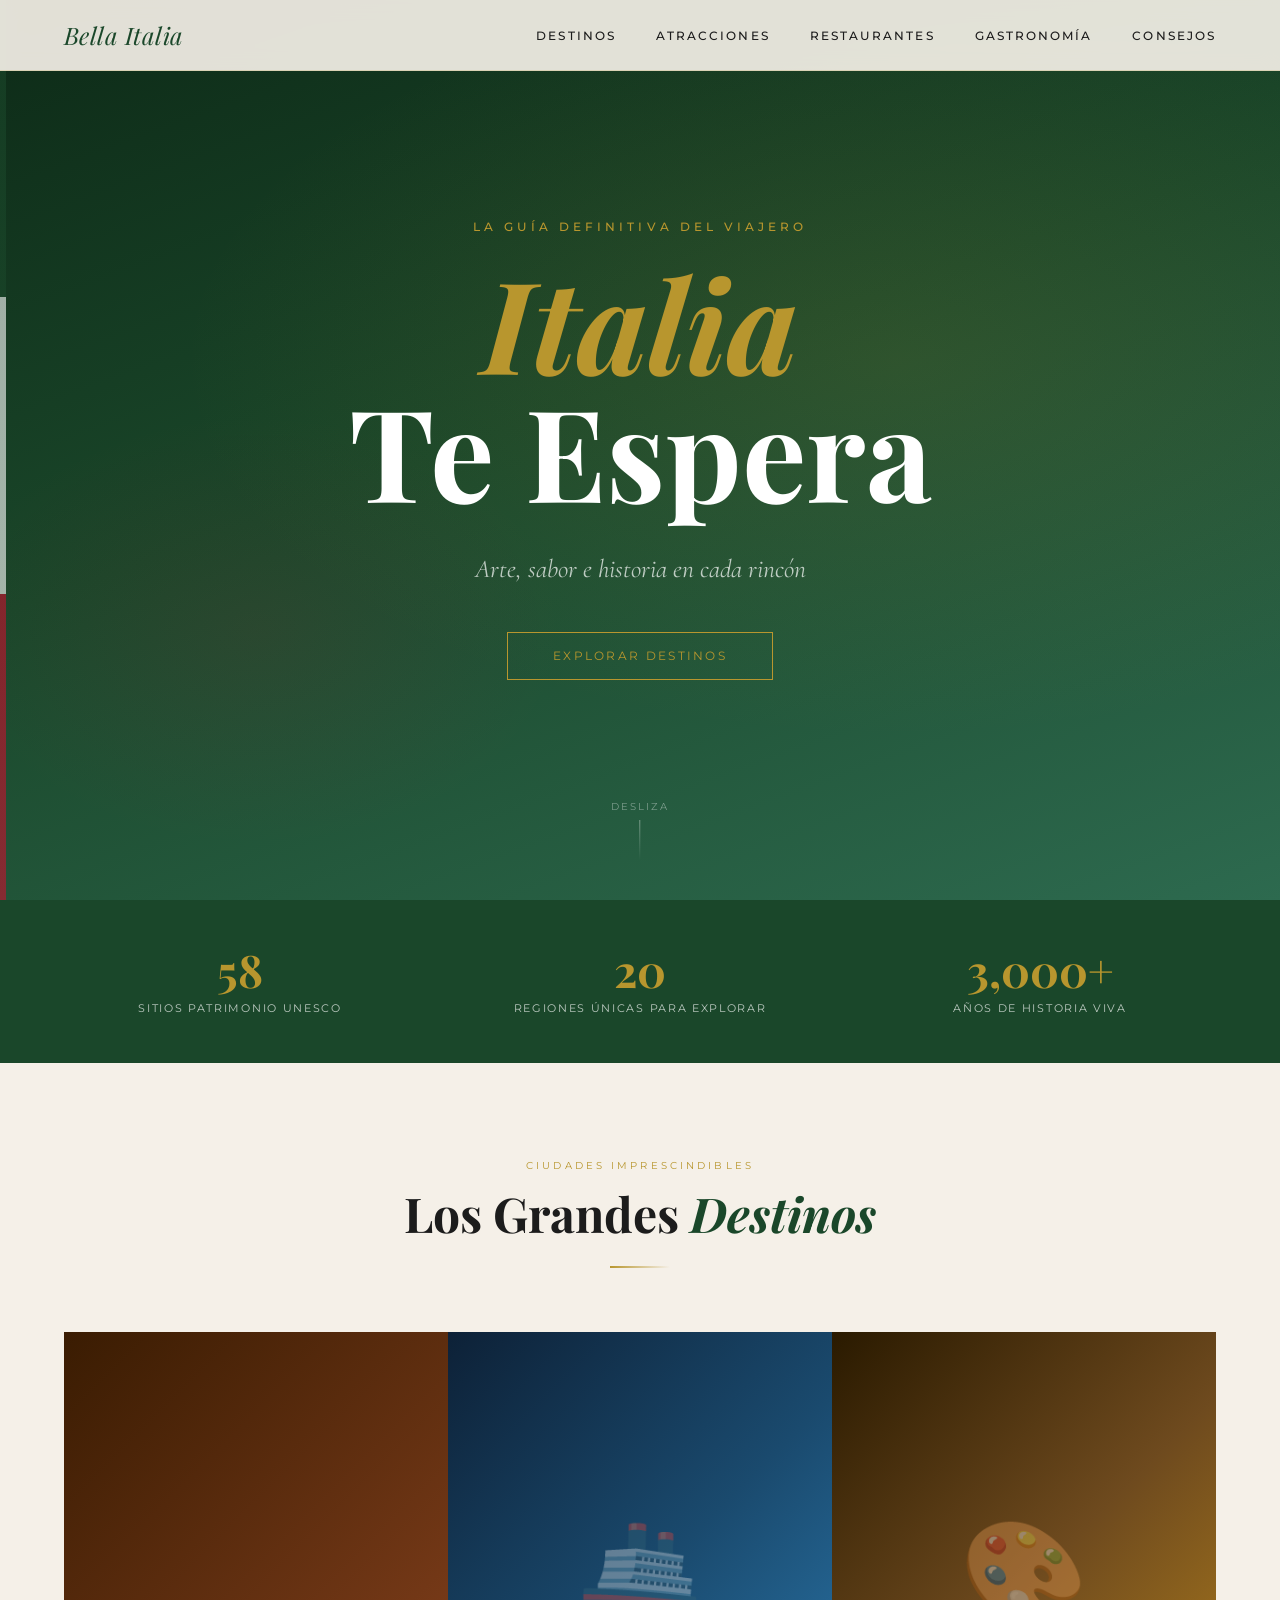
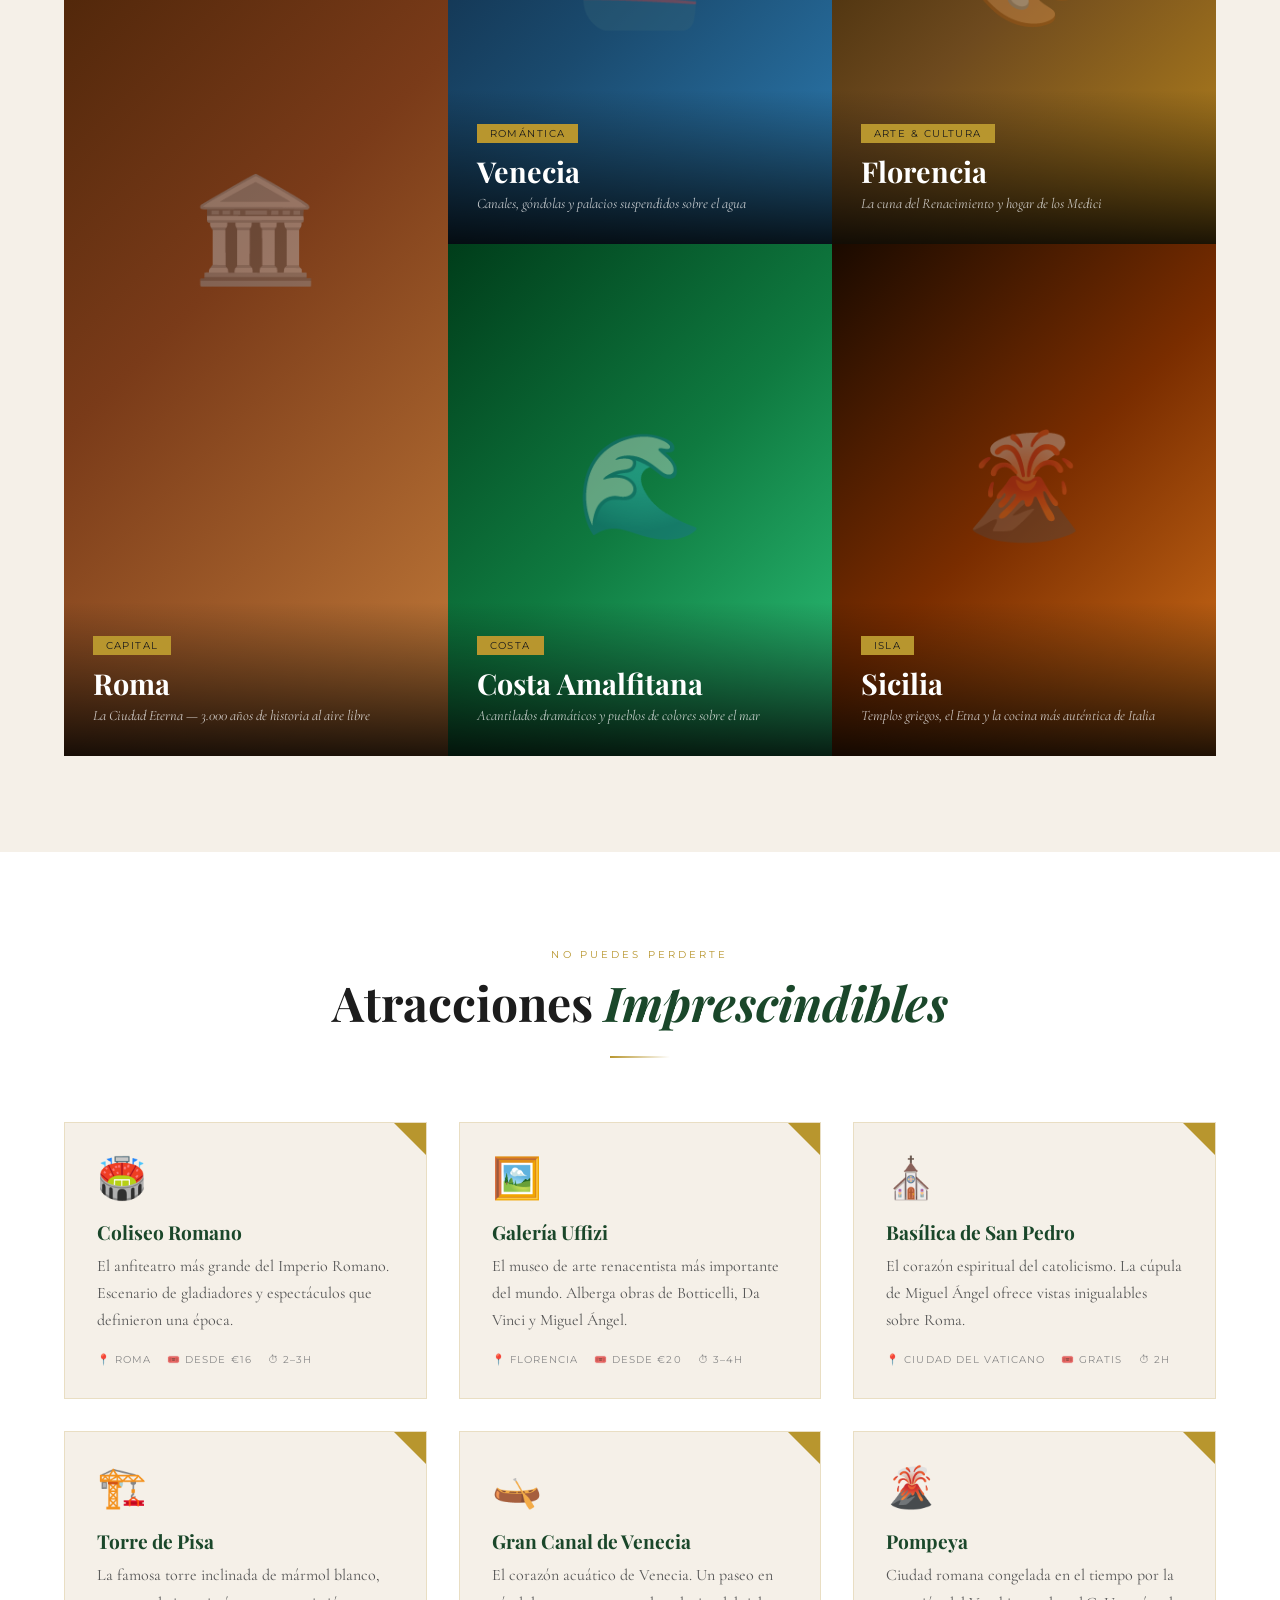
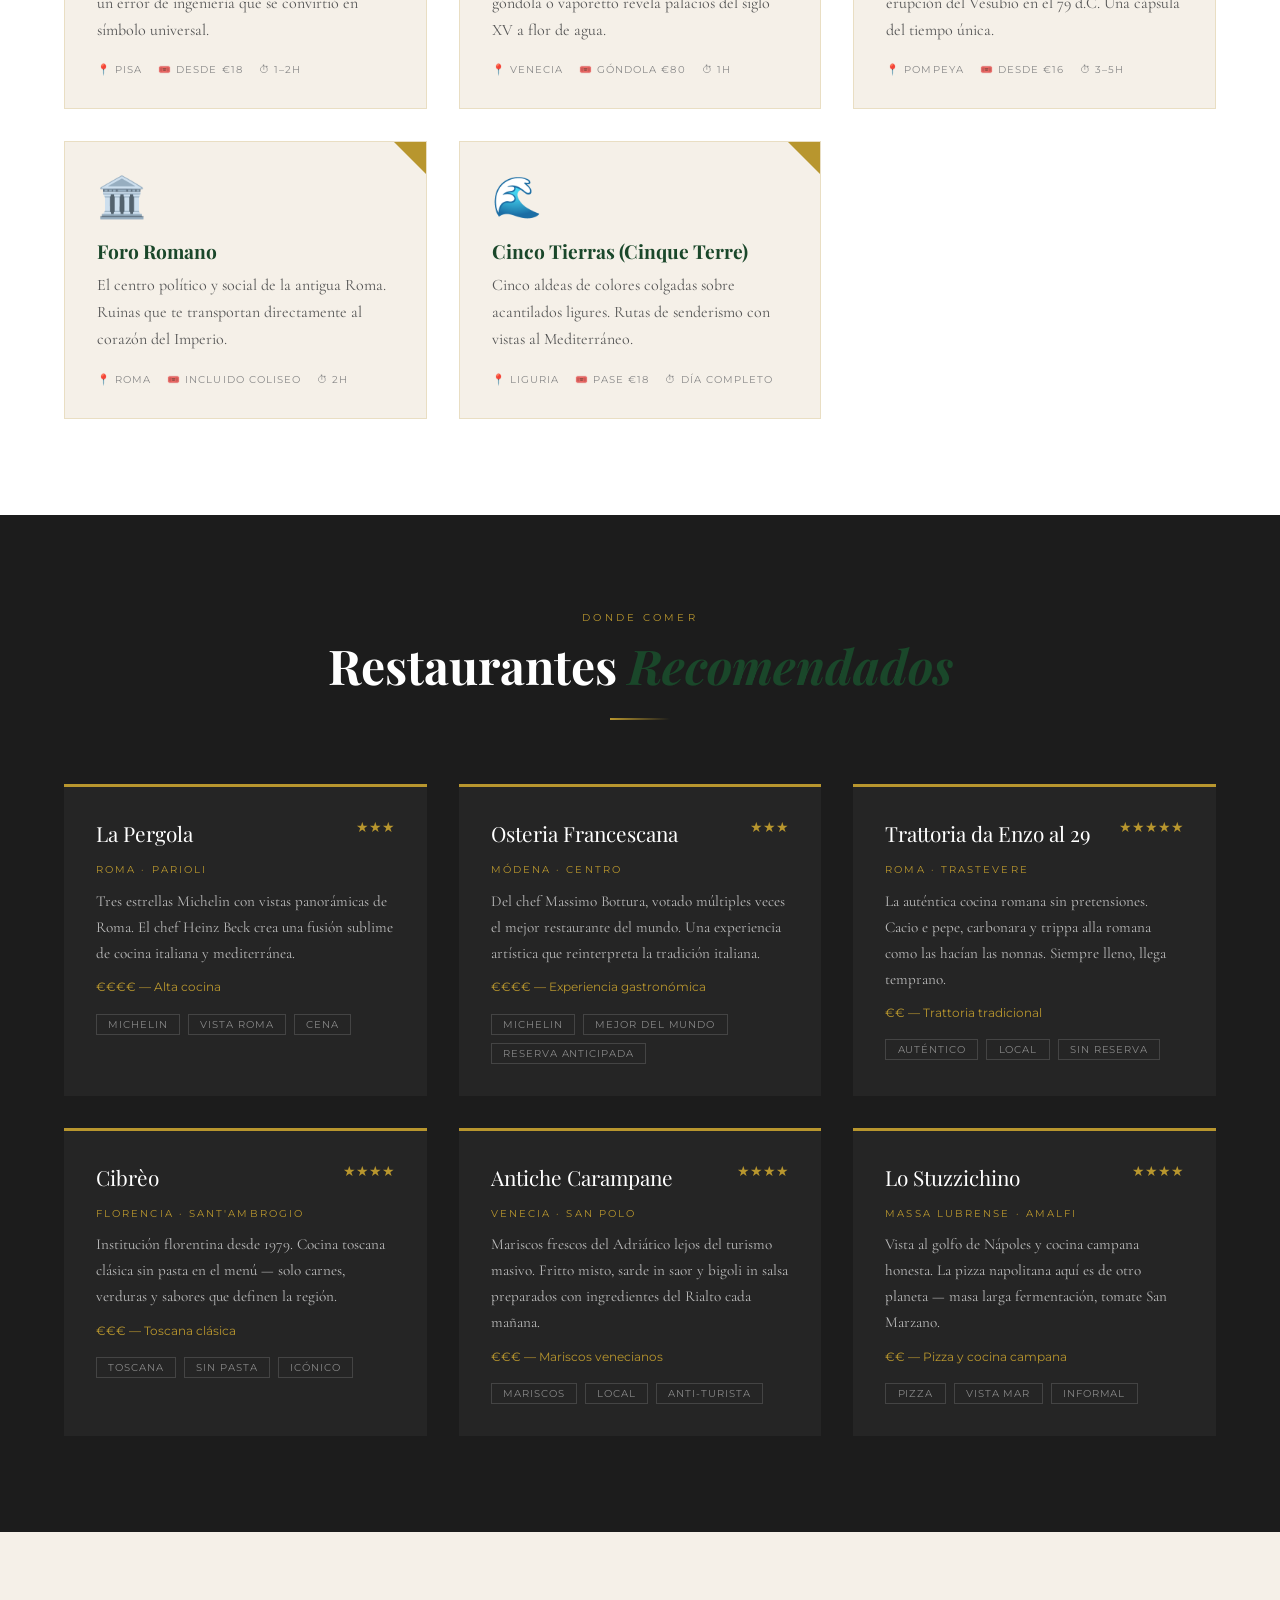
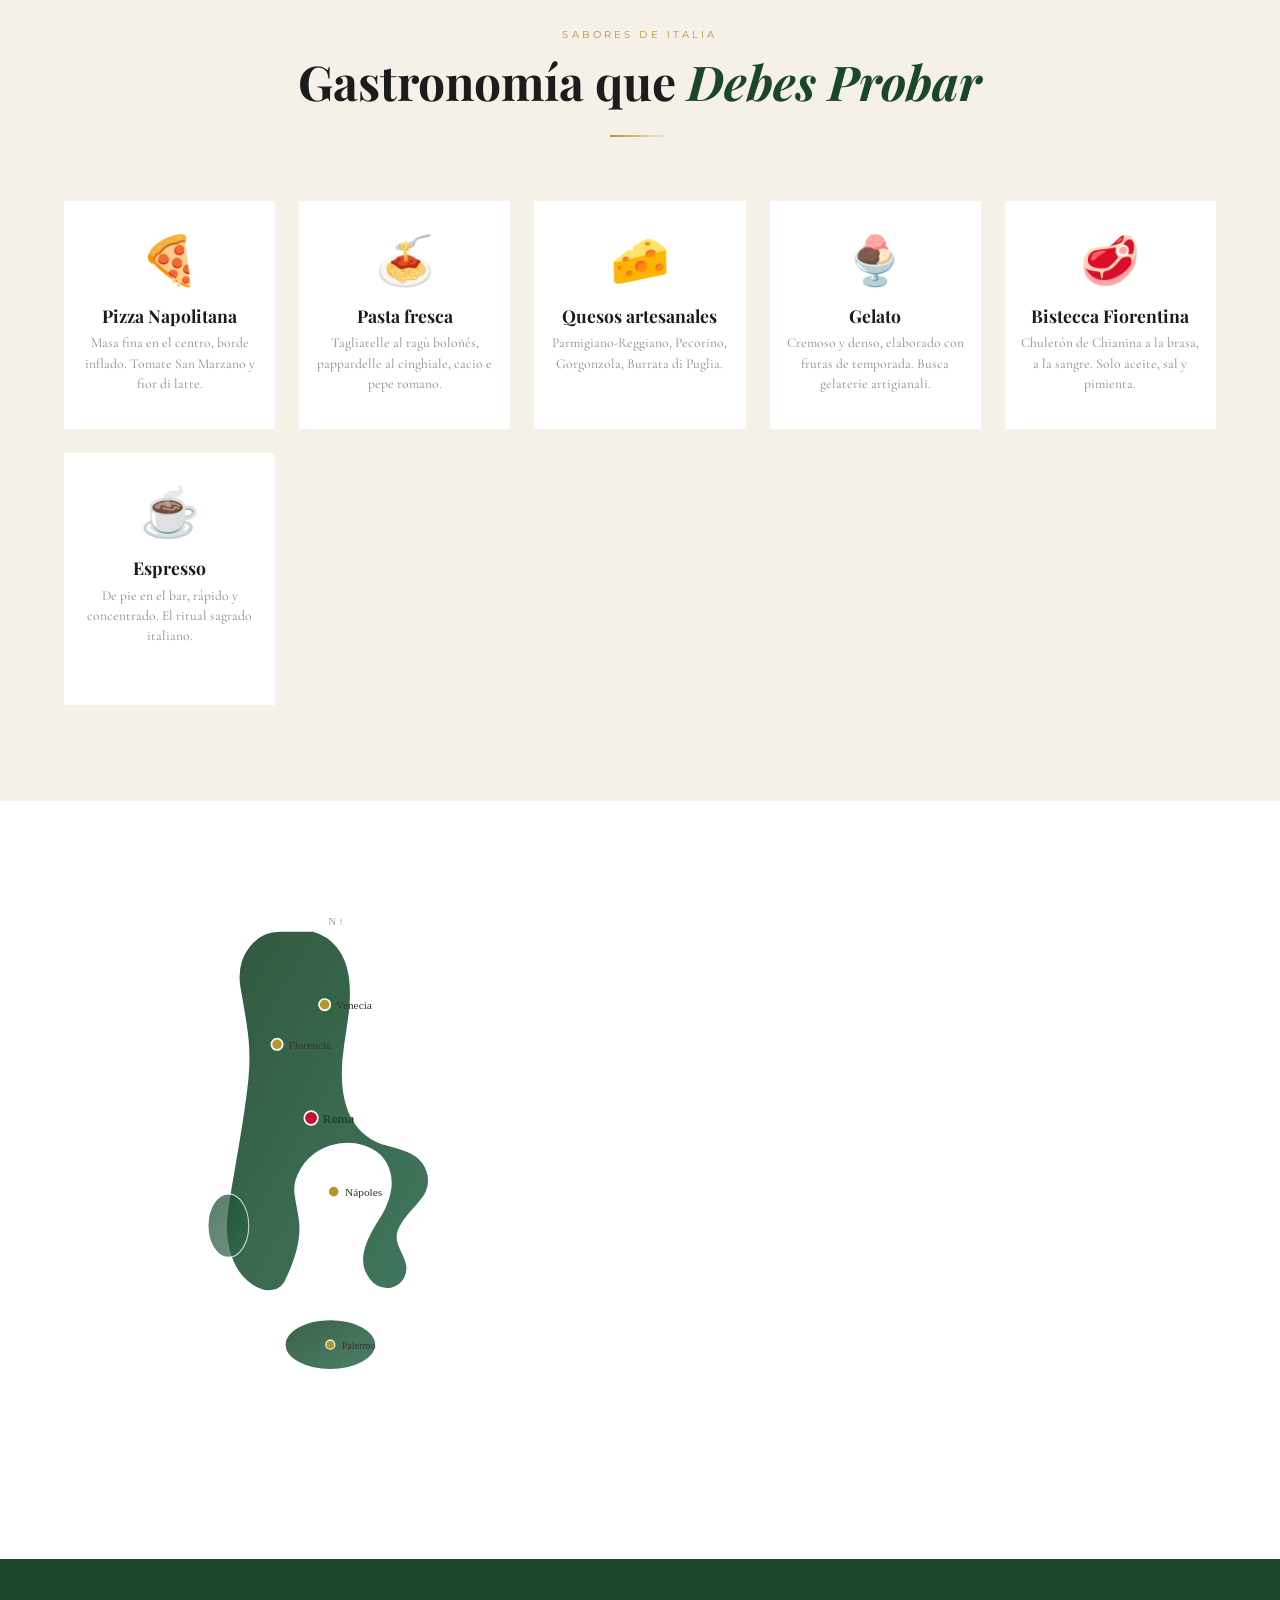
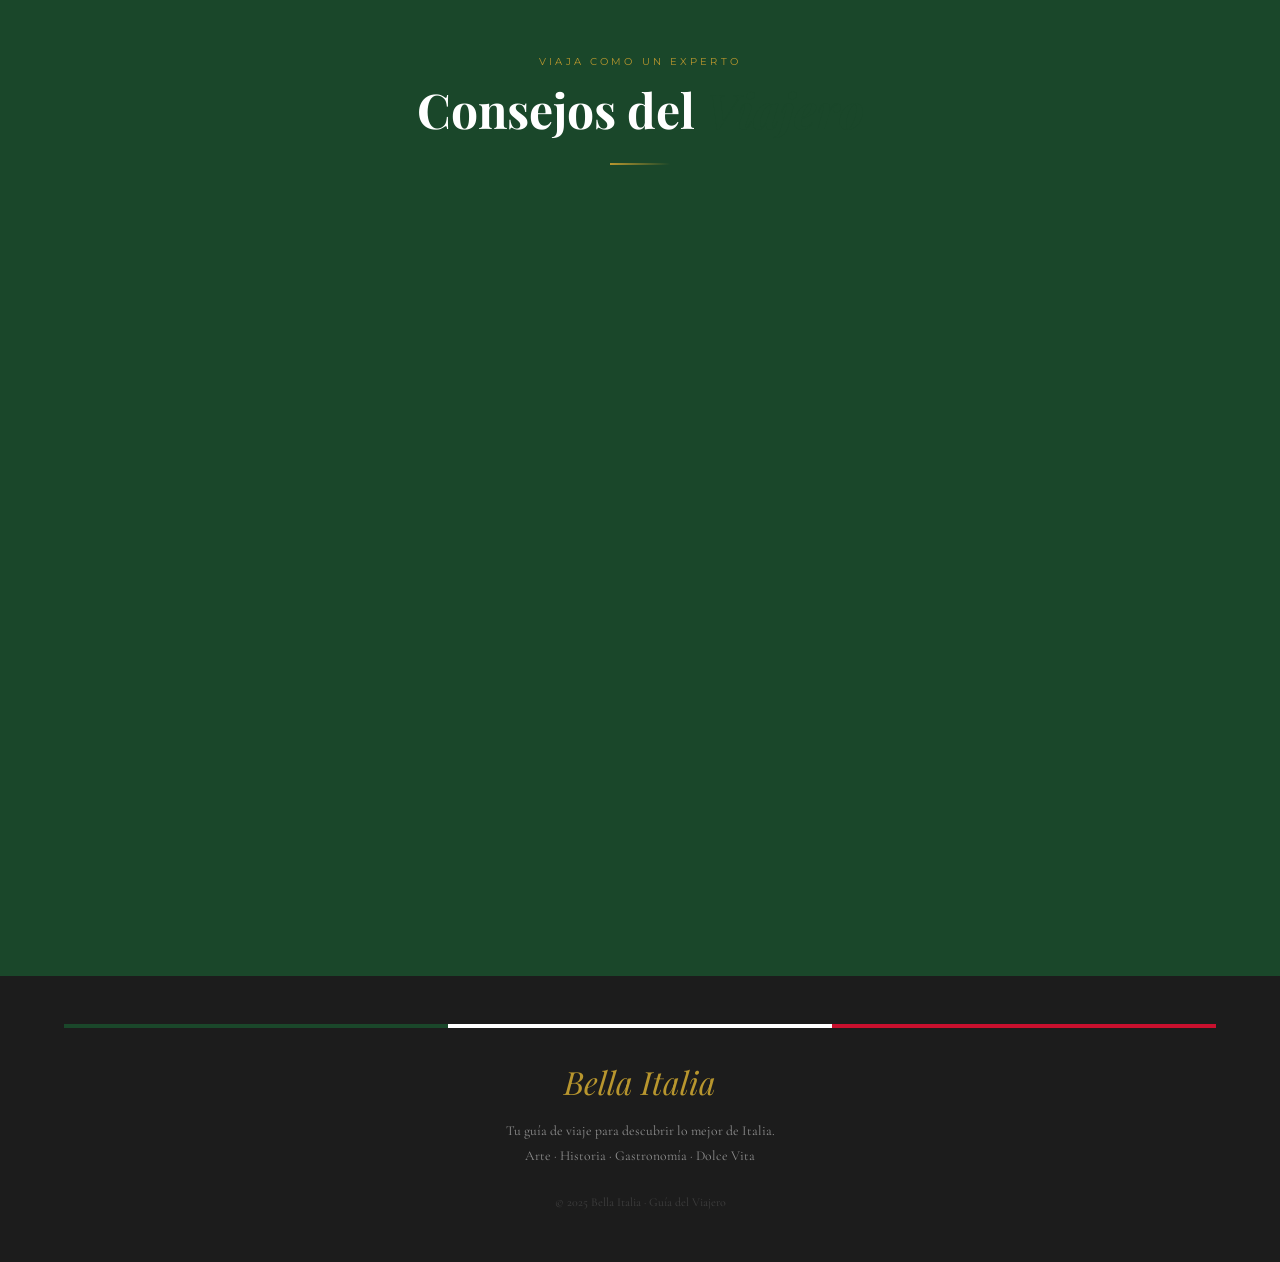
<file: italia-turismo.html>
<!DOCTYPE html>
<html lang="es">
<head>
<meta charset="UTF-8">
<meta name="viewport" content="width=device-width, initial-scale=1.0">
<title>Bella Italia — Guía del Viajero</title>
<link href="https://fonts.googleapis.com/css2?family=Playfair+Display:ital,wght@0,400;0,700;1,400&family=Cormorant+Garamond:ital,wght@0,300;0,400;1,300&family=Montserrat:wght@300;400;500&display=swap" rel="stylesheet">
<style>
  :root {
    --verde: #1a472a;
    --rojo: #c8102e;
    --crema: #f5f0e8;
    --dorado: #b8962e;
    --carbon: #1c1c1c;
    --gris: #8a8a8a;
  }

  * { margin: 0; padding: 0; box-sizing: border-box; }

  html { scroll-behavior: smooth; }

  body {
    background: var(--crema);
    color: var(--carbon);
    font-family: 'Cormorant Garamond', serif;
    overflow-x: hidden;
  }

  /* ── NAV ── */
  nav {
    position: fixed; top: 0; width: 100%; z-index: 100;
    display: flex; align-items: center; justify-content: space-between;
    padding: 1.2rem 4rem;
    background: rgba(245,240,232,0.92);
    backdrop-filter: blur(10px);
    border-bottom: 1px solid rgba(184,150,46,0.2);
  }
  .nav-logo {
    font-family: 'Playfair Display', serif;
    font-size: 1.5rem; font-style: italic;
    color: var(--verde);
    letter-spacing: 0.02em;
  }
  .nav-links { display: flex; gap: 2.5rem; list-style: none; }
  .nav-links a {
    font-family: 'Montserrat', sans-serif;
    font-size: 0.72rem; font-weight: 500;
    letter-spacing: 0.18em; text-transform: uppercase;
    text-decoration: none; color: var(--carbon);
    transition: color .25s;
  }
  .nav-links a:hover { color: var(--dorado); }

  /* ── HERO ── */
  .hero {
    height: 100vh;
    background: linear-gradient(160deg, #0d2a17 0%, #1a472a 45%, #2d6a4f 100%);
    display: flex; align-items: center; justify-content: center;
    position: relative; overflow: hidden;
  }
  .hero::before {
    content: '';
    position: absolute; inset: 0;
    background:
      radial-gradient(ellipse 80% 60% at 70% 40%, rgba(184,150,46,0.12) 0%, transparent 70%),
      radial-gradient(ellipse 40% 40% at 20% 70%, rgba(200,16,46,0.08) 0%, transparent 60%);
  }
  .hero-flag-stripe {
    position: absolute; top: 0; left: 0; width: 6px; height: 100%;
    background: linear-gradient(to bottom, var(--verde) 33%, #fff 33% 66%, var(--rojo) 66%);
    opacity: 0.6;
  }
  .hero-content { text-align: center; z-index: 2; padding: 2rem; }
  .hero-eyebrow {
    font-family: 'Montserrat', sans-serif;
    font-size: 0.72rem; font-weight: 500; letter-spacing: 0.35em;
    text-transform: uppercase; color: var(--dorado);
    margin-bottom: 1.5rem;
    animation: fadeUp 1s ease both;
  }
  .hero-title {
    font-family: 'Playfair Display', serif;
    font-size: clamp(4rem, 10vw, 8rem);
    font-weight: 700; color: #fff;
    line-height: 1; margin-bottom: 0.3em;
    animation: fadeUp 1s 0.15s ease both;
  }
  .hero-title em { color: var(--dorado); font-style: italic; }
  .hero-subtitle {
    font-size: clamp(1.2rem, 2.5vw, 1.6rem);
    font-style: italic; color: rgba(255,255,255,0.7);
    margin-bottom: 3rem;
    animation: fadeUp 1s 0.3s ease both;
  }
  .hero-cta {
    display: inline-block; padding: 1rem 2.8rem;
    border: 1.5px solid var(--dorado); color: var(--dorado);
    font-family: 'Montserrat', sans-serif; font-size: 0.72rem;
    letter-spacing: 0.2em; text-transform: uppercase; text-decoration: none;
    transition: all .3s;
    animation: fadeUp 1s 0.45s ease both;
  }
  .hero-cta:hover {
    background: var(--dorado); color: var(--carbon);
  }
  .scroll-hint {
    position: absolute; bottom: 2.5rem; left: 50%; transform: translateX(-50%);
    display: flex; flex-direction: column; align-items: center; gap: 0.5rem;
    animation: bounce 2s infinite;
  }
  .scroll-hint span {
    font-family: 'Montserrat', sans-serif; font-size: 0.6rem;
    letter-spacing: 0.2em; text-transform: uppercase; color: rgba(255,255,255,0.4);
  }
  .scroll-hint::after {
    content: ''; width: 1px; height: 40px;
    background: linear-gradient(to bottom, rgba(255,255,255,0.4), transparent);
  }

  /* ── SECTION BASE ── */
  section { padding: 6rem 4rem; }
  .section-header { text-align: center; margin-bottom: 4rem; }
  .section-tag {
    font-family: 'Montserrat', sans-serif; font-size: 0.65rem;
    letter-spacing: 0.3em; text-transform: uppercase; color: var(--dorado);
    display: block; margin-bottom: 0.8rem;
  }
  .section-title {
    font-family: 'Playfair Display', serif;
    font-size: clamp(2rem, 4vw, 3rem); font-weight: 700;
    color: var(--carbon); line-height: 1.2;
  }
  .section-title em { color: var(--verde); font-style: italic; }
  .section-line {
    width: 60px; height: 2px;
    background: linear-gradient(to right, var(--dorado), transparent);
    margin: 1.5rem auto 0;
  }

  /* ── INTRO STRIP ── */
  .intro-strip {
    background: var(--verde); color: #fff;
    padding: 3rem 4rem;
    display: grid; grid-template-columns: repeat(3, 1fr); gap: 3rem;
    text-align: center;
  }
  .intro-stat strong {
    display: block; font-family: 'Playfair Display', serif;
    font-size: 2.8rem; color: var(--dorado); line-height: 1;
  }
  .intro-stat p {
    font-family: 'Montserrat', sans-serif; font-size: 0.7rem;
    letter-spacing: 0.15em; text-transform: uppercase;
    margin-top: 0.5rem; opacity: 0.7;
  }

  /* ── DESTINOS ── */
  .destinos { background: var(--crema); }
  .destinos-grid {
    display: grid;
    grid-template-columns: repeat(3, 1fr);
    gap: 0;
  }
  .destino-card {
    position: relative; overflow: hidden; cursor: pointer;
    aspect-ratio: 3/4;
  }
  .destino-card:first-child { grid-row: span 2; aspect-ratio: auto; }
  .destino-bg {
    width: 100%; height: 100%; object-fit: cover;
    transition: transform .6s ease;
    display: flex; align-items: flex-end;
  }
  /* Fake image backgrounds with gradients + emoji overlay */
  .destino-card .bg {
    position: absolute; inset: 0;
    transition: transform .6s ease;
  }
  .bg-roma    { background: linear-gradient(135deg,#3a1c02,#7a3b19,#c47c3a); }
  .bg-venecia { background: linear-gradient(135deg,#0d2137,#1a4a6e,#2d7db3); }
  .bg-florencia { background: linear-gradient(135deg,#2a1a00,#6e4a1e,#b8851c); }
  .bg-amalfi  { background: linear-gradient(135deg,#003d1a,#0f7a40,#2dc47a); }
  .bg-sicilia { background: linear-gradient(135deg,#1a0a00,#7a2d00,#d4721a); }

  .destino-emoji {
    position: absolute; top: 50%; left: 50%; transform: translate(-50%,-60%);
    font-size: clamp(4rem, 8vw, 7rem);
    opacity: 0.35; transition: opacity .4s, transform .4s;
    pointer-events: none;
  }
  .destino-card:hover .destino-emoji { opacity: 0.55; transform: translate(-50%,-60%) scale(1.1); }
  .destino-card:hover .bg { transform: scale(1.05); }

  .destino-info {
    position: absolute; bottom: 0; left: 0; right: 0;
    padding: 2rem 1.8rem;
    background: linear-gradient(to top, rgba(0,0,0,0.85) 0%, transparent 100%);
    color: #fff;
  }
  .destino-info h3 {
    font-family: 'Playfair Display', serif;
    font-size: clamp(1.3rem, 2.5vw, 1.8rem); font-weight: 700;
  }
  .destino-info p {
    font-size: 0.9rem; opacity: 0.75; margin-top: 0.3rem;
    font-style: italic;
  }
  .destino-tag {
    display: inline-block; padding: 0.25rem 0.8rem;
    background: var(--dorado); color: var(--carbon);
    font-family: 'Montserrat', sans-serif; font-size: 0.6rem;
    letter-spacing: 0.15em; text-transform: uppercase;
    margin-bottom: 0.6rem;
  }

  /* ── ATRACCIONES ── */
  .atracciones { background: #fff; }
  .atracciones-list {
    display: grid; grid-template-columns: repeat(auto-fill, minmax(280px, 1fr)); gap: 2rem;
  }
  .atraccion-card {
    border: 1px solid rgba(184,150,46,0.2);
    padding: 2rem; position: relative;
    transition: transform .3s, box-shadow .3s;
    background: var(--crema);
  }
  .atraccion-card:hover {
    transform: translateY(-6px);
    box-shadow: 0 20px 40px rgba(0,0,0,0.08);
  }
  .atraccion-icon { font-size: 2.5rem; margin-bottom: 1rem; }
  .atraccion-card h3 {
    font-family: 'Playfair Display', serif;
    font-size: 1.2rem; margin-bottom: 0.5rem; color: var(--verde);
  }
  .atraccion-card p { font-size: 1rem; line-height: 1.7; color: #555; }
  .atraccion-meta {
    display: flex; gap: 1rem; margin-top: 1.2rem;
    font-family: 'Montserrat', sans-serif; font-size: 0.65rem;
    letter-spacing: 0.1em; text-transform: uppercase; color: var(--gris);
  }
  .atraccion-meta span { display: flex; align-items: center; gap: 0.3rem; }
  .corner-accent {
    position: absolute; top: 0; right: 0;
    width: 0; height: 0;
    border-style: solid; border-width: 0 32px 32px 0;
    border-color: transparent var(--dorado) transparent transparent;
  }

  /* ── RESTAURANTES ── */
  .restaurantes { background: var(--carbon); color: #fff; }
  .restaurantes .section-title { color: #fff; }
  .rest-grid {
    display: grid; grid-template-columns: repeat(auto-fill, minmax(300px, 1fr)); gap: 2rem;
  }
  .rest-card {
    background: #252525; border-top: 3px solid var(--dorado);
    padding: 2rem; transition: background .3s;
  }
  .rest-card:hover { background: #2e2e2e; }
  .rest-header { display: flex; justify-content: space-between; align-items: flex-start; margin-bottom: 1rem; }
  .rest-name { font-family: 'Playfair Display', serif; font-size: 1.3rem; }
  .rest-stars { color: var(--dorado); font-size: 0.85rem; }
  .rest-city {
    font-family: 'Montserrat', sans-serif; font-size: 0.65rem;
    letter-spacing: 0.2em; text-transform: uppercase; color: var(--dorado);
    margin-bottom: 0.8rem;
  }
  .rest-desc { font-size: 0.95rem; line-height: 1.7; color: #bbb; }
  .rest-tags { display: flex; gap: 0.5rem; flex-wrap: wrap; margin-top: 1.2rem; }
  .rest-tag {
    border: 1px solid #444; padding: 0.25rem 0.7rem;
    font-family: 'Montserrat', sans-serif; font-size: 0.6rem;
    letter-spacing: 0.1em; text-transform: uppercase; color: #888;
  }
  .rest-price {
    font-family: 'Montserrat', sans-serif; font-size: 0.75rem; color: var(--dorado);
    margin-top: 0.8rem;
  }

  /* ── GASTRONOMÍA ── */
  .gastronomia { background: var(--crema); }
  .gastro-grid {
    display: grid; grid-template-columns: repeat(auto-fill, minmax(200px, 1fr)); gap: 1.5rem;
  }
  .gastro-item {
    text-align: center; padding: 2rem 1rem;
    background: #fff; border-bottom: 3px solid transparent;
    transition: border-color .3s, transform .3s;
  }
  .gastro-item:hover { border-color: var(--rojo); transform: translateY(-4px); }
  .gastro-item .gicon { font-size: 3rem; margin-bottom: 0.8rem; }
  .gastro-item h4 {
    font-family: 'Playfair Display', serif; font-size: 1.1rem;
    color: var(--carbon); margin-bottom: 0.4rem;
  }
  .gastro-item p { font-size: 0.85rem; color: var(--gris); line-height: 1.5; }

  /* ── CONSEJOS ── */
  .consejos { background: var(--verde); color: #fff; }
  .consejos .section-title { color: #fff; }
  .consejos-grid {
    display: grid; grid-template-columns: repeat(auto-fill, minmax(260px, 1fr)); gap: 2rem;
  }
  .consejo {
    background: rgba(255,255,255,0.07); padding: 2rem;
    border-left: 3px solid var(--dorado);
  }
  .consejo-num {
    font-family: 'Playfair Display', serif; font-size: 3rem;
    color: var(--dorado); opacity: 0.4; line-height: 1;
    margin-bottom: 0.8rem;
  }
  .consejo h4 {
    font-family: 'Playfair Display', serif; font-size: 1.1rem;
    margin-bottom: 0.6rem;
  }
  .consejo p { font-size: 0.95rem; line-height: 1.7; opacity: 0.8; }

  /* ── MAPA VISUAL ── */
  .mapa-section { background: #fff; }
  .mapa-container {
    display: grid; grid-template-columns: 1fr 1fr; gap: 4rem; align-items: center;
  }
  .mapa-italy {
    position: relative; display: flex; justify-content: center;
  }
  .mapa-italy svg { width: 100%; max-width: 340px; }
  .mapa-info h3 {
    font-family: 'Playfair Display', serif; font-size: 2rem;
    color: var(--verde); margin-bottom: 1rem;
  }
  .mapa-info p { font-size: 1.05rem; line-height: 1.8; color: #555; margin-bottom: 1.5rem; }
  .info-row { display: flex; gap: 1.5rem; margin-bottom: 1rem; }
  .info-badge {
    background: var(--crema); padding: 0.8rem 1.2rem;
    border-left: 3px solid var(--dorado); flex: 1;
  }
  .info-badge strong {
    display: block; font-family: 'Montserrat', sans-serif;
    font-size: 0.65rem; letter-spacing: 0.15em; text-transform: uppercase;
    color: var(--dorado); margin-bottom: 0.3rem;
  }
  .info-badge span { font-size: 1rem; color: var(--carbon); }

  /* ── FOOTER ── */
  footer {
    background: var(--carbon); color: rgba(255,255,255,0.5);
    padding: 3rem 4rem; text-align: center;
  }
  footer .footer-logo {
    font-family: 'Playfair Display', serif; font-style: italic;
    font-size: 2rem; color: var(--dorado); margin-bottom: 1rem;
  }
  footer p { font-size: 0.85rem; line-height: 1.8; }
  .flag-bar {
    display: flex; height: 4px; margin-bottom: 2rem;
  }
  .flag-bar div { flex: 1; }
  .flag-g { background: var(--verde); }
  .flag-w { background: #fff; }
  .flag-r { background: var(--rojo); }

  /* ── ANIMATIONS ── */
  @keyframes fadeUp {
    from { opacity: 0; transform: translateY(30px); }
    to   { opacity: 1; transform: translateY(0); }
  }
  @keyframes bounce {
    0%, 100% { transform: translateX(-50%) translateY(0); }
    50%       { transform: translateX(-50%) translateY(-8px); }
  }

  /* ── REVEAL ON SCROLL ── */
  .reveal { opacity: 0; transform: translateY(30px); transition: opacity .7s ease, transform .7s ease; }
  .reveal.visible { opacity: 1; transform: none; }

  @media (max-width: 768px) {
    nav { padding: 1rem 1.5rem; }
    .nav-links { display: none; }
    section { padding: 4rem 1.5rem; }
    .intro-strip { grid-template-columns: 1fr; padding: 2rem 1.5rem; }
    .destinos-grid { grid-template-columns: 1fr 1fr; }
    .destino-card:first-child { grid-row: span 1; }
    .mapa-container { grid-template-columns: 1fr; }
  }
</style>
</head>
<body>

<!-- NAV -->
<nav>
  <div class="nav-logo">Bella Italia</div>
  <ul class="nav-links">
    <li><a href="#destinos">Destinos</a></li>
    <li><a href="#atracciones">Atracciones</a></li>
    <li><a href="#restaurantes">Restaurantes</a></li>
    <li><a href="#gastronomia">Gastronomía</a></li>
    <li><a href="#consejos">Consejos</a></li>
  </ul>
</nav>

<!-- HERO -->
<section class="hero">
  <div class="hero-flag-stripe"></div>
  <div class="hero-content">
    <p class="hero-eyebrow">La guía definitiva del viajero</p>
    <h1 class="hero-title"><em>Italia</em><br>Te Espera</h1>
    <p class="hero-subtitle">Arte, sabor e historia en cada rincón</p>
    <a href="#destinos" class="hero-cta">Explorar destinos</a>
  </div>
  <div class="scroll-hint"><span>Desliza</span></div>
</section>

<!-- INTRO STATS -->
<div class="intro-strip">
  <div class="intro-stat reveal">
    <strong>58</strong>
    <p>Sitios Patrimonio UNESCO</p>
  </div>
  <div class="intro-stat reveal">
    <strong>20</strong>
    <p>Regiones únicas para explorar</p>
  </div>
  <div class="intro-stat reveal">
    <strong>3,000+</strong>
    <p>Años de historia viva</p>
  </div>
</div>

<!-- DESTINOS -->
<section class="destinos" id="destinos">
  <div class="section-header">
    <span class="section-tag">Ciudades imprescindibles</span>
    <h2 class="section-title">Los Grandes <em>Destinos</em></h2>
    <div class="section-line"></div>
  </div>
  <div class="destinos-grid">
    <div class="destino-card reveal">
      <div class="bg bg-roma"></div>
      <div class="destino-emoji">🏛️</div>
      <div class="destino-info">
        <span class="destino-tag">Capital</span>
        <h3>Roma</h3>
        <p>La Ciudad Eterna — 3.000 años de historia al aire libre</p>
      </div>
    </div>
    <div class="destino-card reveal">
      <div class="bg bg-venecia"></div>
      <div class="destino-emoji">🚢</div>
      <div class="destino-info">
        <span class="destino-tag">Romántica</span>
        <h3>Venecia</h3>
        <p>Canales, góndolas y palacios suspendidos sobre el agua</p>
      </div>
    </div>
    <div class="destino-card reveal">
      <div class="bg bg-florencia"></div>
      <div class="destino-emoji">🎨</div>
      <div class="destino-info">
        <span class="destino-tag">Arte & Cultura</span>
        <h3>Florencia</h3>
        <p>La cuna del Renacimiento y hogar de los Medici</p>
      </div>
    </div>
    <div class="destino-card reveal">
      <div class="bg bg-amalfi"></div>
      <div class="destino-emoji">🌊</div>
      <div class="destino-info">
        <span class="destino-tag">Costa</span>
        <h3>Costa Amalfitana</h3>
        <p>Acantilados dramáticos y pueblos de colores sobre el mar</p>
      </div>
    </div>
    <div class="destino-card reveal">
      <div class="bg bg-sicilia"></div>
      <div class="destino-emoji">🌋</div>
      <div class="destino-info">
        <span class="destino-tag">Isla</span>
        <h3>Sicilia</h3>
        <p>Templos griegos, el Etna y la cocina más auténtica de Italia</p>
      </div>
    </div>
  </div>
</section>

<!-- ATRACCIONES -->
<section class="atracciones" id="atracciones">
  <div class="section-header">
    <span class="section-tag">No puedes perderte</span>
    <h2 class="section-title">Atracciones <em>Imprescindibles</em></h2>
    <div class="section-line"></div>
  </div>
  <div class="atracciones-list">

    <div class="atraccion-card reveal">
      <div class="corner-accent"></div>
      <div class="atraccion-icon">🏟️</div>
      <h3>Coliseo Romano</h3>
      <p>El anfiteatro más grande del Imperio Romano. Escenario de gladiadores y espectáculos que definieron una época.</p>
      <div class="atraccion-meta">
        <span>📍 Roma</span>
        <span>🎟️ Desde €16</span>
        <span>⏱ 2–3h</span>
      </div>
    </div>

    <div class="atraccion-card reveal">
      <div class="corner-accent"></div>
      <div class="atraccion-icon">🖼️</div>
      <h3>Galería Uffizi</h3>
      <p>El museo de arte renacentista más importante del mundo. Alberga obras de Botticelli, Da Vinci y Miguel Ángel.</p>
      <div class="atraccion-meta">
        <span>📍 Florencia</span>
        <span>🎟️ Desde €20</span>
        <span>⏱ 3–4h</span>
      </div>
    </div>

    <div class="atraccion-card reveal">
      <div class="corner-accent"></div>
      <div class="atraccion-icon">⛪</div>
      <h3>Basílica de San Pedro</h3>
      <p>El corazón espiritual del catolicismo. La cúpula de Miguel Ángel ofrece vistas inigualables sobre Roma.</p>
      <div class="atraccion-meta">
        <span>📍 Ciudad del Vaticano</span>
        <span>🎟️ Gratis</span>
        <span>⏱ 2h</span>
      </div>
    </div>

    <div class="atraccion-card reveal">
      <div class="corner-accent"></div>
      <div class="atraccion-icon">🏗️</div>
      <h3>Torre de Pisa</h3>
      <p>La famosa torre inclinada de mármol blanco, un error de ingeniería que se convirtió en símbolo universal.</p>
      <div class="atraccion-meta">
        <span>📍 Pisa</span>
        <span>🎟️ Desde €18</span>
        <span>⏱ 1–2h</span>
      </div>
    </div>

    <div class="atraccion-card reveal">
      <div class="corner-accent"></div>
      <div class="atraccion-icon">🛶</div>
      <h3>Gran Canal de Venecia</h3>
      <p>El corazón acuático de Venecia. Un paseo en góndola o vaporetto revela palacios del siglo XV a flor de agua.</p>
      <div class="atraccion-meta">
        <span>📍 Venecia</span>
        <span>🎟️ Góndola €80</span>
        <span>⏱ 1h</span>
      </div>
    </div>

    <div class="atraccion-card reveal">
      <div class="corner-accent"></div>
      <div class="atraccion-icon">🌋</div>
      <h3>Pompeya</h3>
      <p>Ciudad romana congelada en el tiempo por la erupción del Vesubio en el 79 d.C. Una cápsula del tiempo única.</p>
      <div class="atraccion-meta">
        <span>📍 Pompeya</span>
        <span>🎟️ Desde €16</span>
        <span>⏱ 3–5h</span>
      </div>
    </div>

    <div class="atraccion-card reveal">
      <div class="corner-accent"></div>
      <div class="atraccion-icon">🏛️</div>
      <h3>Foro Romano</h3>
      <p>El centro político y social de la antigua Roma. Ruinas que te transportan directamente al corazón del Imperio.</p>
      <div class="atraccion-meta">
        <span>📍 Roma</span>
        <span>🎟️ Incluido Coliseo</span>
        <span>⏱ 2h</span>
      </div>
    </div>

    <div class="atraccion-card reveal">
      <div class="corner-accent"></div>
      <div class="atraccion-icon">🌊</div>
      <h3>Cinco Tierras (Cinque Terre)</h3>
      <p>Cinco aldeas de colores colgadas sobre acantilados ligures. Rutas de senderismo con vistas al Mediterráneo.</p>
      <div class="atraccion-meta">
        <span>📍 Liguria</span>
        <span>🎟️ Pase €18</span>
        <span>⏱ Día completo</span>
      </div>
    </div>

  </div>
</section>

<!-- RESTAURANTES -->
<section class="restaurantes" id="restaurantes">
  <div class="section-header">
    <span class="section-tag">Donde comer</span>
    <h2 class="section-title">Restaurantes <em>Recomendados</em></h2>
    <div class="section-line"></div>
  </div>
  <div class="rest-grid">

    <div class="rest-card reveal">
      <div class="rest-header">
        <div class="rest-name">La Pergola</div>
        <div class="rest-stars">★★★</div>
      </div>
      <div class="rest-city">Roma · Parioli</div>
      <p class="rest-desc">Tres estrellas Michelin con vistas panorámicas de Roma. El chef Heinz Beck crea una fusión sublime de cocina italiana y mediterránea.</p>
      <div class="rest-price">€€€€ — Alta cocina</div>
      <div class="rest-tags">
        <span class="rest-tag">Michelin</span>
        <span class="rest-tag">Vista Roma</span>
        <span class="rest-tag">Cena</span>
      </div>
    </div>

    <div class="rest-card reveal">
      <div class="rest-header">
        <div class="rest-name">Osteria Francescana</div>
        <div class="rest-stars">★★★</div>
      </div>
      <div class="rest-city">Módena · Centro</div>
      <p class="rest-desc">Del chef Massimo Bottura, votado múltiples veces el mejor restaurante del mundo. Una experiencia artística que reinterpreta la tradición italiana.</p>
      <div class="rest-price">€€€€ — Experiencia gastronómica</div>
      <div class="rest-tags">
        <span class="rest-tag">Michelin</span>
        <span class="rest-tag">Mejor del mundo</span>
        <span class="rest-tag">Reserva anticipada</span>
      </div>
    </div>

    <div class="rest-card reveal">
      <div class="rest-header">
        <div class="rest-name">Trattoria da Enzo al 29</div>
        <div class="rest-stars">★★★★★</div>
      </div>
      <div class="rest-city">Roma · Trastevere</div>
      <p class="rest-desc">La auténtica cocina romana sin pretensiones. Cacio e pepe, carbonara y trippa alla romana como las hacían las nonnas. Siempre lleno, llega temprano.</p>
      <div class="rest-price">€€ — Trattoria tradicional</div>
      <div class="rest-tags">
        <span class="rest-tag">Auténtico</span>
        <span class="rest-tag">Local</span>
        <span class="rest-tag">Sin reserva</span>
      </div>
    </div>

    <div class="rest-card reveal">
      <div class="rest-header">
        <div class="rest-name">Cibrèo</div>
        <div class="rest-stars">★★★★</div>
      </div>
      <div class="rest-city">Florencia · Sant'Ambrogio</div>
      <p class="rest-desc">Institución florentina desde 1979. Cocina toscana clásica sin pasta en el menú — solo carnes, verduras y sabores que definen la región.</p>
      <div class="rest-price">€€€ — Toscana clásica</div>
      <div class="rest-tags">
        <span class="rest-tag">Toscana</span>
        <span class="rest-tag">Sin pasta</span>
        <span class="rest-tag">Icónico</span>
      </div>
    </div>

    <div class="rest-card reveal">
      <div class="rest-header">
        <div class="rest-name">Antiche Carampane</div>
        <div class="rest-stars">★★★★</div>
      </div>
      <div class="rest-city">Venecia · San Polo</div>
      <p class="rest-desc">Mariscos frescos del Adriático lejos del turismo masivo. Fritto misto, sarde in saor y bigoli in salsa preparados con ingredientes del Rialto cada mañana.</p>
      <div class="rest-price">€€€ — Mariscos venecianos</div>
      <div class="rest-tags">
        <span class="rest-tag">Mariscos</span>
        <span class="rest-tag">Local</span>
        <span class="rest-tag">Anti-turista</span>
      </div>
    </div>

    <div class="rest-card reveal">
      <div class="rest-header">
        <div class="rest-name">Lo Stuzzichino</div>
        <div class="rest-stars">★★★★</div>
      </div>
      <div class="rest-city">Massa Lubrense · Amalfi</div>
      <p class="rest-desc">Vista al golfo de Nápoles y cocina campana honesta. La pizza napolitana aquí es de otro planeta — masa larga fermentación, tomate San Marzano.</p>
      <div class="rest-price">€€ — Pizza y cocina campana</div>
      <div class="rest-tags">
        <span class="rest-tag">Pizza</span>
        <span class="rest-tag">Vista mar</span>
        <span class="rest-tag">Informal</span>
      </div>
    </div>

  </div>
</section>

<!-- GASTRONOMÍA -->
<section class="gastronomia" id="gastronomia">
  <div class="section-header">
    <span class="section-tag">Sabores de Italia</span>
    <h2 class="section-title">Gastronomía que <em>Debes Probar</em></h2>
    <div class="section-line"></div>
  </div>
  <div class="gastro-grid">
    <div class="gastro-item reveal">
      <div class="gicon">🍕</div>
      <h4>Pizza Napolitana</h4>
      <p>Masa fina en el centro, borde inflado. Tomate San Marzano y fior di latte.</p>
    </div>
    <div class="gastro-item reveal">
      <div class="gicon">🍝</div>
      <h4>Pasta fresca</h4>
      <p>Tagliatelle al ragù boloñés, pappardelle al cinghiale, cacio e pepe romano.</p>
    </div>
    <div class="gastro-item reveal">
      <div class="gicon">🧀</div>
      <h4>Quesos artesanales</h4>
      <p>Parmigiano-Reggiano, Pecorino, Gorgonzola, Burrata di Puglia.</p>
    </div>
    <div class="gastro-item reveal">
      <div class="gicon">🍨</div>
      <h4>Gelato</h4>
      <p>Cremoso y denso, elaborado con frutas de temporada. Busca gelaterie artigianali.</p>
    </div>
    <div class="gastro-item reveal">
      <div class="gicon">🥩</div>
      <h4>Bistecca Fiorentina</h4>
      <p>Chuletón de Chianina a la brasa, a la sangre. Solo aceite, sal y pimienta.</p>
    </div>
    <div class="gastro-item reveal">
      <div class="gicon">☕</div>
      <h4>Espresso</h4>
      <p>De pie en el bar, rápido y concentrado. El ritual sagrado italiano.</p>
    </div>
    <div class="gastro-item reveal">
      <div class="gicon">🍷</div>
      <h4>Vinos DOC</h4>
      <p>Barolo, Brunello, Amarone, Chianti Classico — cada región tiene su tinto.</p>
    </div>
    <div class="gastro-item reveal">
      <div class="gicon">🫒</div>
      <h4>Aceite de oliva</h4>
      <p>Oro líquido de Toscana, Umbría y Sicilia. Lleva una botella de recuerdo.</p>
    </div>
    <div class="gastro-item reveal">
      <div class="gicon">🍋</div>
      <h4>Limoncello</h4>
      <p>Licor de limones de Sorrento, frío al final de la cena. Imprescindible.</p>
    </div>
    <div class="gastro-item reveal">
      <div class="gicon">🥐</div>
      <h4>Cornetto & Cappuccino</h4>
      <p>El desayuno italiano perfecto. Dulce crujiente con café cremoso cada mañana.</p>
    </div>
  </div>
</section>

<!-- MAPA / INFO PRÁCTICA -->
<section class="mapa-section" id="info">
  <div class="mapa-container">
    <div class="mapa-italy reveal">
      <svg viewBox="0 0 300 500" xmlns="http://www.w3.org/2000/svg">
        <!-- Simplified Italy silhouette -->
        <defs>
          <linearGradient id="italyGrad" x1="0%" y1="0%" x2="100%" y2="100%">
            <stop offset="0%" style="stop-color:#1a472a"/>
            <stop offset="100%" style="stop-color:#2d6a4f"/>
          </linearGradient>
        </defs>
        <!-- Boot shape simplified -->
        <path d="M 100 30 C 80 30, 60 50, 65 80 C 70 110, 75 130, 72 160 C 69 190, 65 210, 60 240 C 55 270, 50 290, 55 310 C 60 330, 70 340, 80 345 C 90 350, 100 348, 105 340 C 115 320, 120 300, 118 285 C 116 270, 112 260, 115 250 C 120 235, 130 225, 145 220 C 160 215, 175 218, 185 225 C 195 232, 200 245, 198 258 C 196 271, 190 280, 185 288 C 175 304, 170 318, 175 330 C 180 342, 190 348, 200 345 C 210 342, 215 332, 212 322 C 209 312, 202 305, 205 295 C 210 280, 225 272, 230 260 C 235 248, 230 235, 220 228 C 210 221, 195 220, 185 215 C 175 210, 165 200, 160 185 C 155 170, 155 150, 158 130 C 161 110, 165 90, 162 70 C 159 50, 148 35, 130 30 Z"
              fill="url(#italyGrad)" stroke="#fff" stroke-width="1.5" opacity="0.9"/>
        <!-- Sicilia -->
        <ellipse cx="145" cy="395" rx="40" ry="22" fill="url(#italyGrad)" stroke="#fff" stroke-width="1" opacity="0.85"/>
        <!-- Sardegna -->
        <ellipse cx="55" cy="290" rx="18" ry="28" fill="url(#italyGrad)" stroke="#fff" stroke-width="1" opacity="0.7"/>
        <!-- City dots -->
        <circle cx="128" cy="195" r="6" fill="#c8102e" stroke="#fff" stroke-width="1.5"/>
        <text x="138" y="199" font-family="Georgia" font-size="11" fill="#1a472a" font-weight="bold">Roma</text>
        <circle cx="98" cy="130" r="5" fill="#b8962e" stroke="#fff" stroke-width="1.5"/>
        <text x="108" y="134" font-family="Georgia" font-size="10" fill="#333">Florencia</text>
        <circle cx="140" cy="95" r="5" fill="#b8962e" stroke="#fff" stroke-width="1.5"/>
        <text x="150" y="99" font-family="Georgia" font-size="10" fill="#333">Venecia</text>
        <circle cx="148" cy="260" r="5" fill="#b8962e" stroke="#fff" stroke-width="1.5"/>
        <text x="158" y="264" font-family="Georgia" font-size="10" fill="#333">Nápoles</text>
        <circle cx="145" cy="395" r="4" fill="#b8962e" stroke="#fff" stroke-width="1"/>
        <text x="155" y="399" font-family="Georgia" font-size="9" fill="#333">Palermo</text>
        <!-- North label -->
        <text x="150" y="25" font-family="Georgia" font-size="9" fill="#999" text-anchor="middle">N ↑</text>
      </svg>
    </div>
    <div class="mapa-info reveal">
      <h3>Información Práctica</h3>
      <p>Todo lo que necesitas saber antes de partir hacia la Bella Italia.</p>
      <div class="info-row">
        <div class="info-badge">
          <strong>Moneda</strong>
          <span>Euro (€)</span>
        </div>
        <div class="info-badge">
          <strong>Idioma</strong>
          <span>Italiano</span>
        </div>
      </div>
      <div class="info-row">
        <div class="info-badge">
          <strong>Mejor época</strong>
          <span>Abril–Junio / Sept–Oct</span>
        </div>
        <div class="info-badge">
          <strong>Zona horaria</strong>
          <span>CET (UTC+1)</span>
        </div>
      </div>
      <div class="info-row">
        <div class="info-badge">
          <strong>Voltaje</strong>
          <span>230V / Tipo C & F</span>
        </div>
        <div class="info-badge">
          <strong>Emergencias</strong>
          <span>112 (Europa)</span>
        </div>
      </div>
    </div>
  </div>
</section>

<!-- CONSEJOS -->
<section class="consejos" id="consejos">
  <div class="section-header">
    <span class="section-tag">Viaja como un experto</span>
    <h2 class="section-title">Consejos del <em>Viajero</em></h2>
    <div class="section-line"></div>
  </div>
  <div class="consejos-grid">
    <div class="consejo reveal">
      <div class="consejo-num">01</div>
      <h4>Reserva con anticipación</h4>
      <p>Los museos más populares —Uffizi, Coliseo, Vaticano— agotan entradas semanas antes. Reserva siempre online para evitar colas.</p>
    </div>
    <div class="consejo reveal">
      <div class="consejo-num">02</div>
      <h4>Evita las trampas turísticas</h4>
      <p>Aléjate dos calles de los grandes monumentos para encontrar osterias auténticas con precios locales. La mejor comida nunca tiene menú con fotos.</p>
    </div>
    <div class="consejo reveal">
      <div class="consejo-num">03</div>
      <h4>Cubre los hombros y rodillas</h4>
      <p>Para entrar a iglesias y el Vaticano es obligatorio. Lleva un pañuelo ligero en el bolso durante el verano.</p>
    </div>
    <div class="consejo reveal">
      <div class="consejo-num">04</div>
      <h4>Usa el tren</h4>
      <p>Trenitalia y Italo conectan Roma, Florencia, Venecia y Milán en pocas horas. El tren de alta velocidad es cómodo, puntual y económico.</p>
    </div>
    <div class="consejo reveal">
      <div class="consejo-num">05</div>
      <h4>Come como los locales</h4>
      <p>El almuerzo es la comida principal. Busca el "menù del giorno" — entrada, plato principal y vino por €12–15. Una ganga garantizada.</p>
    </div>
    <div class="consejo reveal">
      <div class="consejo-num">06</div>
      <h4>Activa tarjeta sin comisiones</h4>
      <p>Aunque Italia acepta tarjetas, muchos restaurantes y mercados prefieren efectivo. Lleva euros y una tarjeta sin comisión por cambio.</p>
    </div>
  </div>
</section>

<!-- FOOTER -->
<footer>
  <div class="flag-bar">
    <div class="flag-g"></div>
    <div class="flag-w"></div>
    <div class="flag-r"></div>
  </div>
  <div class="footer-logo">Bella Italia</div>
  <p>Tu guía de viaje para descubrir lo mejor de Italia.<br>
  Arte · Historia · Gastronomía · Dolce Vita</p>
  <p style="margin-top:1.5rem; font-size:0.75rem; opacity:0.3;">© 2025 Bella Italia · Guía del Viajero</p>
</footer>

<script>
  // Scroll reveal
  const reveals = document.querySelectorAll('.reveal');
  const observer = new IntersectionObserver((entries) => {
    entries.forEach((e, i) => {
      if (e.isIntersecting) {
        setTimeout(() => e.target.classList.add('visible'), i * 80);
      }
    });
  }, { threshold: 0.1 });
  reveals.forEach(el => observer.observe(el));

  // Nav active state
  const sections = document.querySelectorAll('section[id]');
  const navLinks = document.querySelectorAll('.nav-links a');
  window.addEventListener('scroll', () => {
    let current = '';
    sections.forEach(s => {
      if (window.scrollY >= s.offsetTop - 120) current = s.id;
    });
    navLinks.forEach(a => {
      a.style.color = a.getAttribute('href') === `#${current}` ? 'var(--dorado)' : '';
    });
  });
</script>

</body>
</html>
</file>
